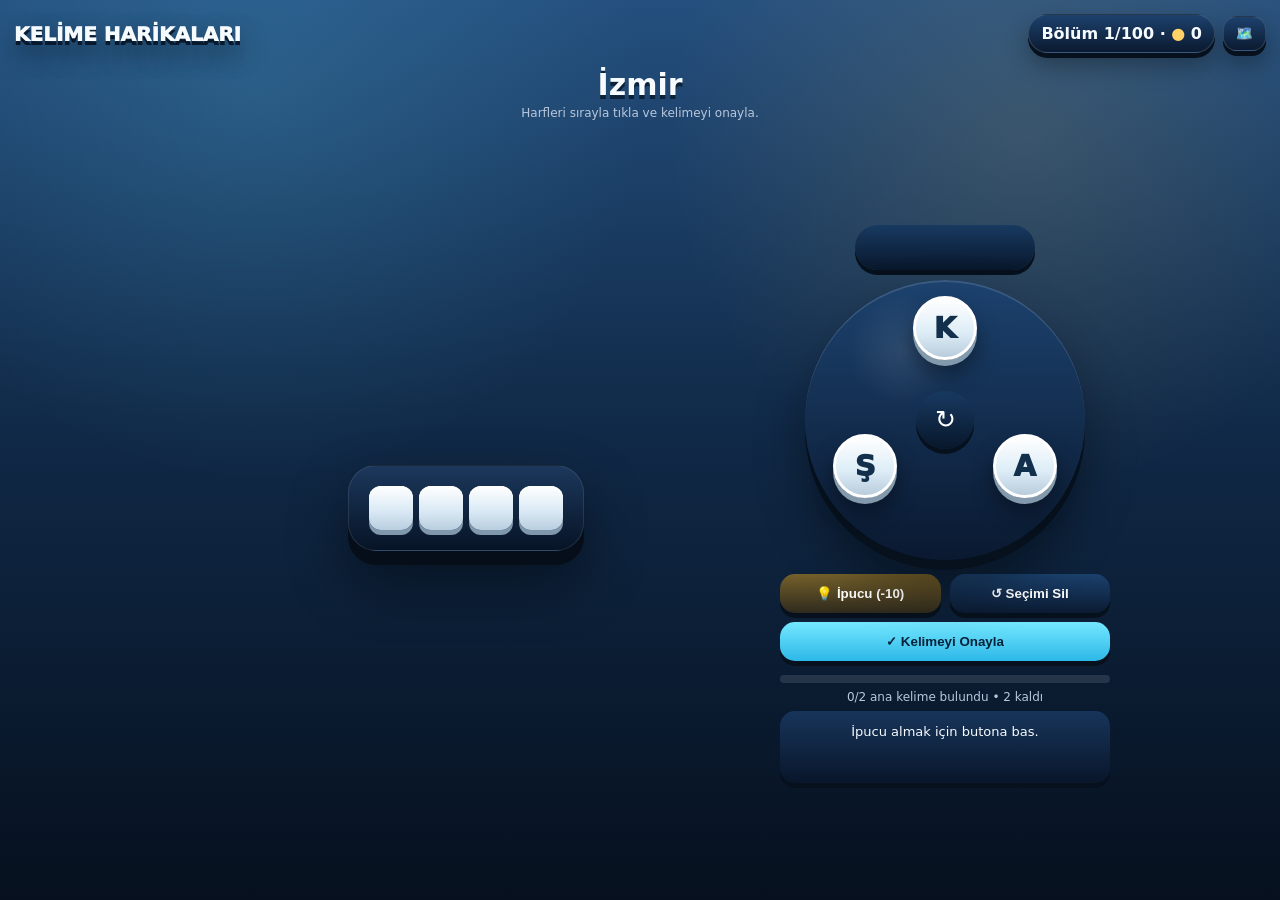
<file: apk-assets/index.html>
<!doctype html><html lang="tr"><head><meta charset="utf-8"><meta name="viewport" content="width=device-width,initial-scale=1,maximum-scale=1,user-scalable=no"><title>Kelime Harikaları</title><style>
:root{--bg:#07101f;--p:#102846;--p2:#173b63;--t:#f6fbff;--m:#b9c7dc;--a:#5ed8ff;--g:#ffd166;--ok:#72ef9a;--bad:#ff758f;--c:44px}*{box-sizing:border-box;-webkit-tap-highlight-color:transparent}html,body{margin:0;min-height:100%;font-family:system-ui,-apple-system,Segoe UI,Roboto,Arial;color:var(--t);background:var(--bg)}body{overflow-x:hidden}.app{min-height:100vh;padding:14px;background:radial-gradient(circle at 20% 10%,#65dfff26,transparent 30%),radial-gradient(circle at 80% 15%,#ffd16620,transparent 28%),linear-gradient(#244f7e,#102947 48%,#06101e);display:flex;flex-direction:column}.top{display:grid;grid-template-columns:1fr auto auto;align-items:center;gap:8px}.brand{font-weight:1000;font-size:20px;text-shadow:0 4px 0 #08192d,0 12px 24px #0008}.pill,.map{border:1px solid #ffffff1f;background:linear-gradient(#1d416d,#0b1a30);box-shadow:0 5px 0 #06111d,0 12px 24px #0005;border-radius:999px;padding:9px 12px;font-weight:850}.map{border-radius:14px;cursor:pointer}.hero{text-align:center;margin:14px 0 6px}.hero h1{margin:0;font-size:30px;text-shadow:0 4px 0 #0c2238}.hero p{margin:4px;color:var(--m);font-size:12px}.main{flex:1;display:grid;grid-template-columns:1fr 330px;gap:18px;align-items:center;max-width:940px;width:100%;margin:auto}.boardWrap{display:flex;justify-content:center}.board{display:grid;gap:6px;padding:20px;border-radius:28px;background:linear-gradient(#1c385c,#071426);box-shadow:0 14px 0 #050e19,0 28px 60px #0007;border:1px solid #ffffff18}.cell{width:var(--c);height:var(--c);border-radius:12px;display:flex;align-items:center;justify-content:center;background:linear-gradient(#fff,#dbeaf5 55%,#b9cedf);color:#10304c;font-weight:1000;font-size:22px;box-shadow:inset 0 2px #fff,0 5px 0 #7f98ac}.cell.empty{visibility:hidden}.cell.on{background:linear-gradient(#fff4c7,#ffd05b 55%,#e9aa25);color:#5a3400;box-shadow:inset 0 2px #fff9,0 5px 0 #966700}.side{display:flex;flex-direction:column;align-items:center}.preview{min-width:180px;min-height:45px;padding:10px 18px;border-radius:999px;background:linear-gradient(#183a61,#08172b);box-shadow:0 5px 0 #06111d;margin-bottom:10px;text-align:center;font-size:22px;font-weight:1000;letter-spacing:4px}.wheel{width:280px;height:280px;border-radius:50%;position:relative;background:radial-gradient(circle at 35% 25%,#ffffff18,transparent 20%),linear-gradient(#1c426e,#0a1930);box-shadow:inset 0 2px #fff2,0 10px 0 #06111d,0 28px 50px #0006}.letter{position:absolute;width:64px;height:64px;border-radius:50%;transform:translate(-50%,-50%);display:flex;align-items:center;justify-content:center;background:linear-gradient(#fff,#dcecf6 60%,#b8ccdc);color:#12304b;font-weight:1000;font-size:29px;border:3px solid #fff;box-shadow:0 6px 0 #829aac,0 14px 22px #0006;cursor:pointer}.letter.sel{background:linear-gradient(#8deeff,#28b9e9 58%,#1688b7);box-shadow:0 6px 0 #0d6a92,0 0 20px #5ed8ff}.shuffle{position:absolute;left:50%;top:50%;transform:translate(-50%,-50%);width:58px;height:58px;border:0;border-radius:50%;background:linear-gradient(#183a61,#08172b);box-shadow:0 5px 0 #06111d;color:#fff;font-size:25px}.actions{width:100%;display:grid;grid-template-columns:1fr 1fr;gap:9px;margin-top:14px}.btn{border:0;border-radius:15px;padding:12px 10px;background:linear-gradient(#1b416d,#0b1b32);box-shadow:0 5px 0 #06111d;color:#fff;font-weight:900}.btn.go{grid-column:1/-1;background:linear-gradient(#74e7ff,#2db8e8);color:#05223a}.btn.hint{background:linear-gradient(#75612b,#2f2a1d)}.prog{width:100%;height:8px;background:#ffffff1c;border-radius:99px;margin-top:14px;overflow:hidden}.prog i{display:block;height:100%;background:linear-gradient(90deg,#4bd3ff,#72ef9a);width:0}.status{font-size:12px;color:var(--m);margin:7px}.hintBox{width:100%;min-height:72px;border-radius:15px;padding:12px 15px;background:linear-gradient(#17355a,#09162b);box-shadow:0 5px 0 #06111d;text-align:center;font-size:13px;line-height:1.45}.hintBox b{color:var(--g)}.bonus{font-size:11px;color:#cbd8e7;margin-top:9px}.toast{position:fixed;left:50%;top:18%;transform:translate(-50%,-15px);opacity:0;z-index:50;background:#071425ee;padding:11px 16px;border-radius:999px;font-weight:900;transition:.2s;pointer-events:none}.toast.show{opacity:1;transform:translate(-50%,0)}.toast.ok{color:var(--ok)}.toast.bad{color:var(--bad)}.modal{position:fixed;inset:0;display:none;align-items:center;justify-content:center;background:#020711df;z-index:40;padding:18px}.modal.show{display:flex}.card{width:min(420px,100%);padding:25px;border-radius:26px;background:linear-gradient(#1b416d,#09162b);box-shadow:0 10px 0 #06111d,0 30px 70px #000b;text-align:center}.card h2{margin:8px}.stars{color:var(--g);font-size:34px}.next{width:100%;border:0;border-radius:15px;padding:13px;background:linear-gradient(#75e8ff,#2bb7e7);font-weight:1000;color:#05223a}.mapGrid{display:grid;grid-template-columns:repeat(5,1fr);gap:9px;max-height:65vh;overflow:auto}.node{border:0;border-radius:15px;padding:10px 5px;background:linear-gradient(#1b416d,#0b1b32);box-shadow:0 4px 0 #06111d;color:#fff;font-weight:900}.node.lock{opacity:.35}.node.cur{outline:3px solid var(--a)}@media(max-width:760px){:root{--c:37px}.app{padding:9px}.brand{font-size:15px}.main{grid-template-columns:1fr;gap:2px}.board{padding:12px;gap:4px}.hero h1{font-size:24px}.wheel{width:255px;height:255px}.letter{width:57px;height:57px;font-size:25px}.preview{min-height:40px}.mapGrid{grid-template-columns:repeat(4,1fr)}}@media(max-height:760px) and (max-width:760px){:root{--c:31px}.hero{margin:4px}.wheel{width:225px;height:225px}.letter{width:52px;height:52px}.board{padding:8px}}
</style></head><body><div class="app"><div class="top"><div class="brand">KELİME HARİKALARI</div><div class="pill">Bölüm <span id="lv">1</span>/100 · <span style="color:#ffd166">●</span> <span id="score">0</span></div><button class="map" id="map">🗺️</button></div><div class="hero"><h1 id="city">İzmir</h1><p>Harfleri sırayla tıkla ve kelimeyi onayla.</p></div><div class="main"><div class="boardWrap"><div class="board" id="board"></div></div><div class="side"><div class="preview" id="preview">&nbsp;</div><div class="wheel" id="wheel"><button class="shuffle" id="shuffle">↻</button></div><div class="actions"><button class="btn hint" id="hint">💡 İpucu (-10)</button><button class="btn" id="clear">↺ Seçimi Sil</button><button class="btn go" id="submit">✓ Kelimeyi Onayla</button></div><div class="prog"><i id="bar"></i></div><div class="status" id="status"></div><div class="hintBox" id="hintBox">İpucu almak için butona bas.</div><div class="bonus" id="bonus"></div></div></div></div><div class="toast" id="toast"></div><div class="modal" id="done"><div class="card"><div class="stars" id="doneStars">★★★</div><h2>Bölüm Tamamlandı!</h2><p id="doneText"></p><button class="next" id="next">Sonraki Bölüm →</button></div></div><div class="modal" id="mapModal"><div class="card" style="width:min(650px,100%)"><h2>Bölüm Haritası</h2><div class="mapGrid" id="mapGrid"></div><button class="next" style="margin-top:14px" id="closeMap">Kapat</button></div></div>
<script>
const T=["İzmir","İstanbul","Kapadokya","Antalya","Mardin","Paris","Roma","Tokyo","New York","Kahire"];
const G=[["AŞK","KAŞ"],["MAÇ","ÇAM"],["KALP","KAP","ALP"],["PARA","ARPA"],["KARA","KAR","ARA"],["MASA","ASMA"],["KAPI","KAP","PAK"],["KALEM","KALE","KEL"],["KEMAN","KAN","NAM"],["BALIK","BAL","BAK","KAL"],["ÇANTA","ANA","ATA","ÇAT"],["MASKE","KASE","KES"],["KUMAR","KUM","KUR"],["SALON","SOL","SON","SAL"],["KOLAY","KOL","YOL","AY"],["GÜNEŞ","GÜN","EŞ","ŞEN"],["YAZAR","YAZ","ARA","YAR"],["MOTOR","MOR","OT"],["SEPET","PES","SET","ET"],["KAYAK","KAYA","YAK","KAY"],["YEMEK","YEM","EMEK"],["ÇİLEK","ÇİLE","İLE","ÇEK","KİL"],["KÖPEK","KÖK","PEK"],["BİLET","BEL","TEL","BİT","EL"],["TOPRAK","TOP","KOR","KAP","TOK","RAP"],["KARTAL","KART","KAL","KAR","ALT","ATA"],["PATEN","PAN","TAN","NET","PAT"],["OYNAK","YAN","KAN","YAK","OY"],["ŞAPKA","ŞAP","KAP","KAŞ","AŞK"],["MAKAS","KASA","ASA","KAM"]];
const D={AŞK:"Birine karşı duyulan güçlü sevgi.",KAŞ:"Gözün hemen üzerindeki kıllı bölüm.",MAÇ:"İki takım veya rakip arasındaki karşılaşma.",ÇAM:"İğne yapraklı, kışın da yeşil kalan ağaç.",KALP:"Vücutta kanı pompalayan organ.",PARA:"Alışverişte kullanılan ödeme aracı.",ARPA:"Bir tahıl türü.",KARA:"Siyah renk veya deniz olmayan toprak.",KAR:"Kışın gökten yağan beyaz yağış.",MASA:"Üzerinde çalışılan veya yemek yenilen mobilya.",KAPI:"Giriş çıkış sağlayan açılır bölüm.",KALEM:"Yazı yazmaya yarayan araç.",KALE:"Savunma amacıyla yapılmış sağlam yapı.",KEMAN:"Yayla çalınan telli müzik aleti.",BALIK:"Suda yaşayan, solungaçla nefes alan canlı.",BAL:"Arıların yaptığı tatlı besin.",ÇANTA:"Eşya taşımaya yarayan araç.",MASKE:"Yüzü örten nesne.",KUM:"Sahillerde bulunan küçük taş parçaları.",SALON:"Evdeki geniş oturma alanı.",KOLAY:"Yapılması fazla güç olmayan.",GÜNEŞ:"Dünya'ya ışık ve ısı veren yıldız.",YAZAR:"Kitap veya metin yazan kişi.",MOTOR:"Makineyi hareket ettiren güç ünitesi.",SEPET:"Eşya taşımaya yarayan örgülü kap.",KAYAK:"Kar üzerinde yapılan spor ve kullanılan araç.",YEMEK:"Beslenmek için tüketilen yiyecek.",ÇİLEK:"Kırmızı ve tatlı bir meyve.",KÖPEK:"İnsanlarla yaşayan evcil memeli.",BİLET:"Yolculuk veya etkinlik giriş belgesi.",TOPRAK:"Bitkilerin yetiştiği yeryüzü katmanı.",KARTAL:"Büyük yırtıcı kuş.",PATEN:"Ayağa takılarak kaymaya yarayan araç.",ŞAPKA:"Başa takılan giysi.",MAKAS:"Kesmek için kullanılan iki ağızlı araç."};
const $=x=>document.getElementById(x),sh=a=>{a=[...a];for(let i=a.length-1;i>0;i--){let j=Math.floor(Math.random()*(i+1));[a[i],a[j]]=[a[j],a[i]]}return a};
let s={lv:Math.max(0,Math.min(99,+localStorage.khLevel||0)),score:+localStorage.khScore||0,unlock:+localStorage.khUnlock||0,stars:JSON.parse(localStorage.khStars||"{}"),found:new Set,bonus:new Set,sel:[],letters:[],hints:new Set,used:0,layout:null};s.unlock=Math.max(s.unlock,s.lv);
function save(){localStorage.khLevel=s.lv;localStorage.khScore=s.score;localStorage.khUnlock=s.unlock;localStorage.khStars=JSON.stringify(s.stars)}
function data(){let w=G[s.lv%G.length].map(x=>x.toLocaleUpperCase("tr-TR"));let longest=w.reduce((a,b)=>a.length>=b.length?a:b);return{w,letters:sh([...longest])}}
function cross(words){words=[...words].sort((a,b)=>b.length-a.length);let m=new Map,p=[],k=(x,y)=>x+","+y,g=(x,y)=>m.get(k(x,y)),put=(x,y,c)=>m.set(k(x,y),c);let f=words.shift(),sx=-Math.floor(f.length/2);[...f].forEach((c,i)=>put(sx+i,0,c));p.push({w:f,x:sx,y:0,d:"H"});for(let w of words){let best=null;for(let [kk,ch] of m){let [gx,gy]=kk.split(",").map(Number);[...w].forEach((c,wi)=>{if(c!=ch)return;for(let d of ["H","V"]){let x=gx-(d=="H"?wi:0),y=gy-(d=="V"?wi:0),ok=1,cr=0;for(let i=0;i<w.length;i++){let xx=x+(d=="H"?i:0),yy=y+(d=="V"?i:0),e=g(xx,yy);if(e&&e!=w[i])ok=0;if(e==w[i])cr++}if(ok&&cr&&!best)best={x,y,d}}})}if(!best){let ys=[...m.keys()].map(q=>+q.split(",")[1]);best={x:-Math.floor(w.length/2),y:Math.max(...ys)+2,d:"H"}}[...w].forEach((c,i)=>put(best.x+(best.d=="H"?i:0),best.y+(best.d=="V"?i:0),c));p.push({w,...best})}let xs=[...m.keys()].map(q=>+q.split(",")[0]),ys=[...m.keys()].map(q=>+q.split(",")[1]);return{m,p,minX:Math.min(...xs),maxX:Math.max(...xs),minY:Math.min(...ys),maxY:Math.max(...ys)}}
function board(){let d=data();s.layout=cross(d.w);let L=s.layout,cols=L.maxX-L.minX+1,b=$("board");b.innerHTML="";b.style.gridTemplateColumns=`repeat(${cols},var(--c))`;for(let y=L.minY;y<=L.maxY;y++)for(let x=L.minX;x<=L.maxX;x++){let c=document.createElement("div"),ch=L.m.get(x+","+y);c.className="cell"+(ch?"":" empty");c.dataset.x=x;c.dataset.y=y;c.dataset.ch=ch||"";if(ch&&revealAt(x,y)){c.textContent=ch;c.classList.add("on")}b.appendChild(c)}}
function revealAt(x,y){return s.layout.p.some(p=>s.found.has(p.w)&&[...p.w].some((_,i)=>p.x+(p.d=="H"?i:0)==x&&p.y+(p.d=="V"?i:0)==y))}
function reveal(w){let p=s.layout.p.find(q=>q.w==w);if(!p)return;[...w].forEach((ch,i)=>{let x=p.x+(p.d=="H"?i:0),y=p.y+(p.d=="V"?i:0),c=[...$("board").children].find(n=>+n.dataset.x==x&&+n.dataset.y==y);if(c){c.textContent=ch;c.classList.add("on")}})}
function wheel(){let w=$("wheel");[...w.querySelectorAll(".letter")].forEach(n=>n.remove());s.letters=data().letters;let n=s.letters.length,r=92;s.letters.forEach((ch,i)=>{let a=-Math.PI/2+i*2*Math.PI/n,b=document.createElement("div");b.className="letter";b.textContent=ch;b.dataset.i=i;b.style.left=(140+Math.cos(a)*r)+"px";b.style.top=(140+Math.sin(a)*r)+"px";b.onclick=()=>pick(i);w.appendChild(b)});clear()}
function pick(i){if(s.sel.includes(i))return;s.sel.push(i);syncSel()}
function syncSel(){$("preview").textContent=s.sel.map(i=>s.letters[i]).join("")||" ";[...document.querySelectorAll(".letter")].forEach(n=>n.classList.toggle("sel",s.sel.includes(+n.dataset.i)))}
function clear(){s.sel=[];syncSel()}
function toast(t,type="ok"){let e=$("toast");e.textContent=t;e.className="toast show "+type;clearTimeout(toast.t);toast.t=setTimeout(()=>e.className="toast",900)}
function header(){let d=data(),done=s.found.size,total=d.w.length;$("lv").textContent=s.lv+1;$("score").textContent=s.score;$("city").textContent=T[s.lv%T.length];$("bar").style.width=(done/total*100)+"%";$("status").textContent=done+"/"+total+" ana kelime bulundu • "+(total-done)+" kaldı";$("bonus").textContent=s.bonus.size?"Bonus: "+[...s.bonus].join(", "):""}
function submit(){let w=s.sel.map(i=>s.letters[i]).join(""),d=data();if(!w)return toast("Önce harf seç","bad");if(d.w.includes(w)){if(s.found.has(w))toast("Bu kelime bulundu","bad");else{s.found.add(w);reveal(w);toast(w+" doğru!");header();save();if(s.found.size==d.w.length)setTimeout(done,300)}}else if(w.length>=3){if(!s.bonus.has(w)){s.bonus.add(w);toast("Bonus kelime");header()}else toast("Kelime listede değil","bad")}else toast("Daha uzun dene","bad");clear()}
function hintOptions(w){let a=[];if(D[w])a.push({id:"d",t:"Anlam ipucu",b:D[w]});a.push({id:"f",t:"Harf ipucu",b:`Kelime <b>${w[0]}</b> ile başlıyor ve ${w.length} harfli.`});a.push({id:"l",t:"Harf ipucu",b:`Son harf <b>${w.at(-1)}</b>.`});if(w.length>3)a.push({id:"m",t:"Konum ipucu",b:`Ortadaki harflerden biri <b>${w[Math.floor(w.length/2)]}</b>.`});if(w.length>=4)a.push({id:"p",t:"Kelime kalıbı",b:[...w].map((c,i)=>i==0||i==w.length-1?c:"•").join(" ")});return a}
function hint(){if(s.score<10){$("hintBox").textContent="Yetersiz puan: ipucu alınamadı.";return toast("En az 10 puan gerekli","bad")}let rem=data().w.filter(w=>!s.found.has(w)),all=[];for(let w of rem)for(let h of hintOptions(w)){let k=w+":"+h.id;if(!s.hints.has(k))all.push({w,h,k})}if(!all.length){$("hintBox").textContent="Yeni ipucu kalmadı. Puan düşürülmedi.";return toast("Yeni ipucu yok","bad")}let q=all[Math.floor(Math.random()*all.length)];s.hints.add(q.k);s.score-=10;s.used++;save();header();$("hintBox").innerHTML=`<b>${q.w.length} harfli kelime</b><br><span style="color:#9fe6ff;font-weight:800">${q.h.t}:</span> ${q.h.b}`;toast("-10 puan • Yeni ipucu")}
function done(){let st=s.used==0?3:s.used<=2?2:1;s.stars[s.lv]=Math.max(s.stars[s.lv]||0,st);s.unlock=Math.max(s.unlock,Math.min(99,s.lv+1));s.score+=50;save();$("doneStars").textContent="★".repeat(st)+"☆".repeat(3-st);$("doneText").innerHTML=`Bölümü tamamladın.<br><b style="color:#ffd166">+50 puan</b>`;$("done").classList.add("show")}
function next(){s.lv=(s.lv+1)%100;$("done").classList.remove("show");load()}
function map(){let g=$("mapGrid");g.innerHTML="";for(let i=0;i<100;i++){let b=document.createElement("button"),lock=i>s.unlock,st=s.stars[i]||0;b.className="node"+(lock?" lock":"")+(i==s.lv?" cur":"");b.innerHTML=`${lock?"🔒":i+1}<br><span style="color:#ffd166">${"★".repeat(st)}${"☆".repeat(3-st)}</span>`;if(!lock)b.onclick=()=>{s.lv=i;$("mapModal").classList.remove("show");load()};g.appendChild(b)}$("mapModal").classList.add("show")}
function load(){s.found=new Set;s.bonus=new Set;s.sel=[];s.hints=new Set;s.used=0;board();wheel();header();$("hintBox").textContent="İpucu almak için butona bas.";save()}
$("submit").onclick=submit;$("clear").onclick=clear;$("shuffle").onclick=()=>{s.letters=sh(s.letters);[...document.querySelectorAll(".letter")].forEach((n,i)=>n.textContent=s.letters[i]);clear()};$("hint").onclick=hint;$("next").onclick=next;$("map").onclick=map;$("closeMap").onclick=()=>$("mapModal").classList.remove("show");load();
</script></body></html>
</file>
